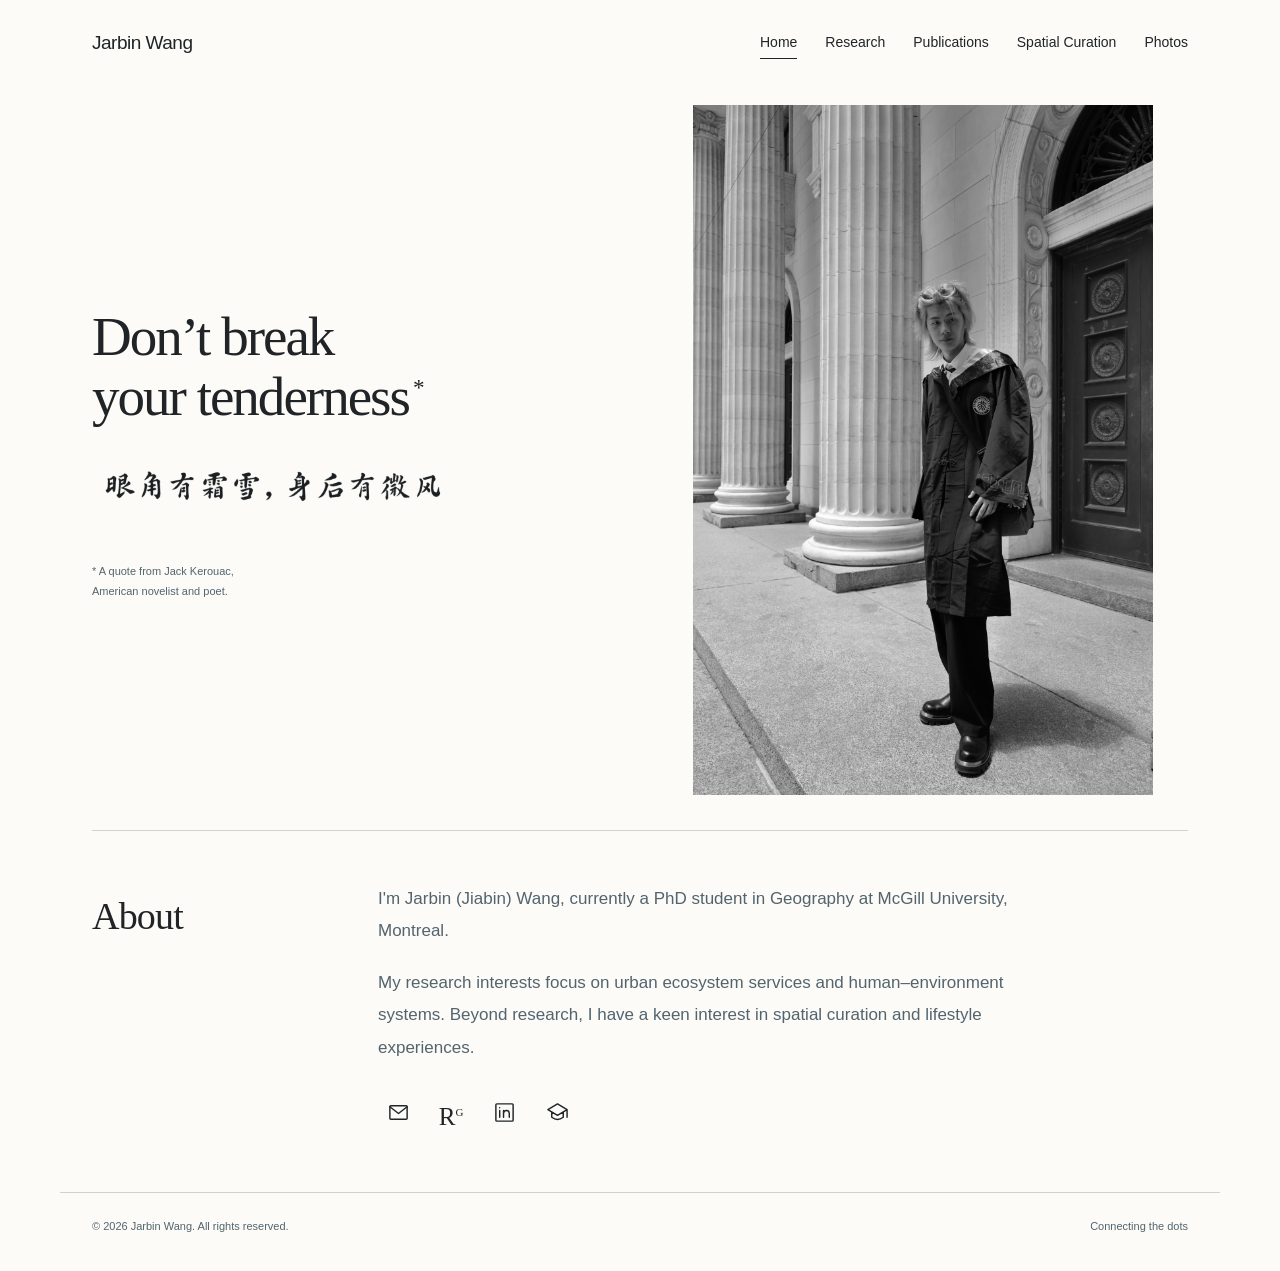
<file: index.html>
<!doctype html>
<html lang="en">
<head>
<meta charset="UTF-8">
<meta name="viewport" content="width=device-width,initial-scale=1">
<title>Home | Jarbin Wang</title>
<link rel="stylesheet" href="style.css?v=nav-larger-20261111">
</head>
<body>
<a class="skip-link" href="#main">Skip to content</a>
<div class="top-bar">
<div class="top-bar-content">
<a class="logo-on-top" href="index.html">Jarbin Wang</a>
<nav class="nav-on-top" aria-label="Main navigation">
<a href="index.html" aria-current="page">Home</a>
<a href="research.html">Research</a>
<a href="publications.html">Publications</a>
<a href="spatial-curation.html">Spatial Curation</a>
<a href="photos.html">Photos</a>
</nav>
</div>
</div>
<main id="main">
<section class="hero-main" aria-label="Introduction">
<div class="hero-main-text">
<h1>Don’t break<br>your tenderness<sup class="quote-star"><a href="#quote-source" aria-label="Quote attribution">*</a></sup></h1>
<p class="hero-main-quote chinese-line calligraphy-line" lang="zh-CN"><img src="images/tenderness-stele-v5.png" alt="眼角有霜雪，身后有微风" width="2160" height="720"></p>
<p class="quote-note" id="quote-source">* A quote from Jack Kerouac,<br>American novelist and poet.</p>
</div>
<figure class="hero-photo">
<img src="images/portrait-architecture.jpg" alt="Black-and-white portrait of Jarbin Wang beside stone columns and an ornate doorway." fetchpriority="high">
</figure>
</section>
<div class="content-below">
<section id="about" class="intro-section">
<div>
<h2>About</h2>
</div>
<div class="about-body">
<p>I'm Jarbin (Jiabin) Wang, currently a PhD student in Geography at McGill University, Montreal.</p>
<p>My research interests focus on urban ecosystem services and human–environment systems. Beyond research, I have a keen interest in spatial curation and lifestyle experiences.</p>
<div class="social-links" aria-label="Find me online">
<a class="social-link" href="mailto:jiabin.wang@mail.mcgill.ca" aria-label="Email Jarbin Wang" title="Email">
<svg viewBox="0 0 24 24" aria-hidden="true">
<rect x="3" y="5" width="18" height="14" rx="1"/>
<path d="m3 6 9 7 9-7"/>
</svg>
</a>
<a class="social-link" href="https://www.researchgate.net/profile/Jiabin-Wang-21?ev=hdr_xprf" aria-label="ResearchGate" title="ResearchGate" target="_blank" rel="noopener noreferrer">
<span class="rg-mark" aria-hidden="true">R<sup>G</sup>
</span>
</a>
<a class="social-link" href="https://www.linkedin.com/in/jiabin-jarbin-wang-227584384/" aria-label="LinkedIn" title="LinkedIn" target="_blank" rel="noopener noreferrer">
<svg viewBox="0 0 24 24" aria-hidden="true">
<rect x="3" y="3" width="18" height="18" rx="1"/>
<path d="M7 10v7m0-10v.1M11 17v-7m0 3c0-4 6-4 6 0v4"/>
</svg>
</a>
<a class="social-link" href="https://scholar.google.com/citations?hl=en&amp;user=0sqEDTcAAAAJ" aria-label="Google Scholar" title="Google Scholar" target="_blank" rel="noopener noreferrer">
<svg viewBox="0 0 24 24" aria-hidden="true">
<path d="m2 9 10-6 10 6-10 6zM6 12v5c4 3 8 3 12 0v-5M22 9v8"/>
</svg>
</a>
</div>
</div>
</section>
</div>
</main>
<footer class="site-footer">
<span>© <span id="year">2026</span> Jarbin Wang. All rights reserved.</span>
<span>Connecting the dots</span>
</footer>
<script>document.querySelector("#year").textContent=new Date().getFullYear();</script>
</body>
</html>
</file>
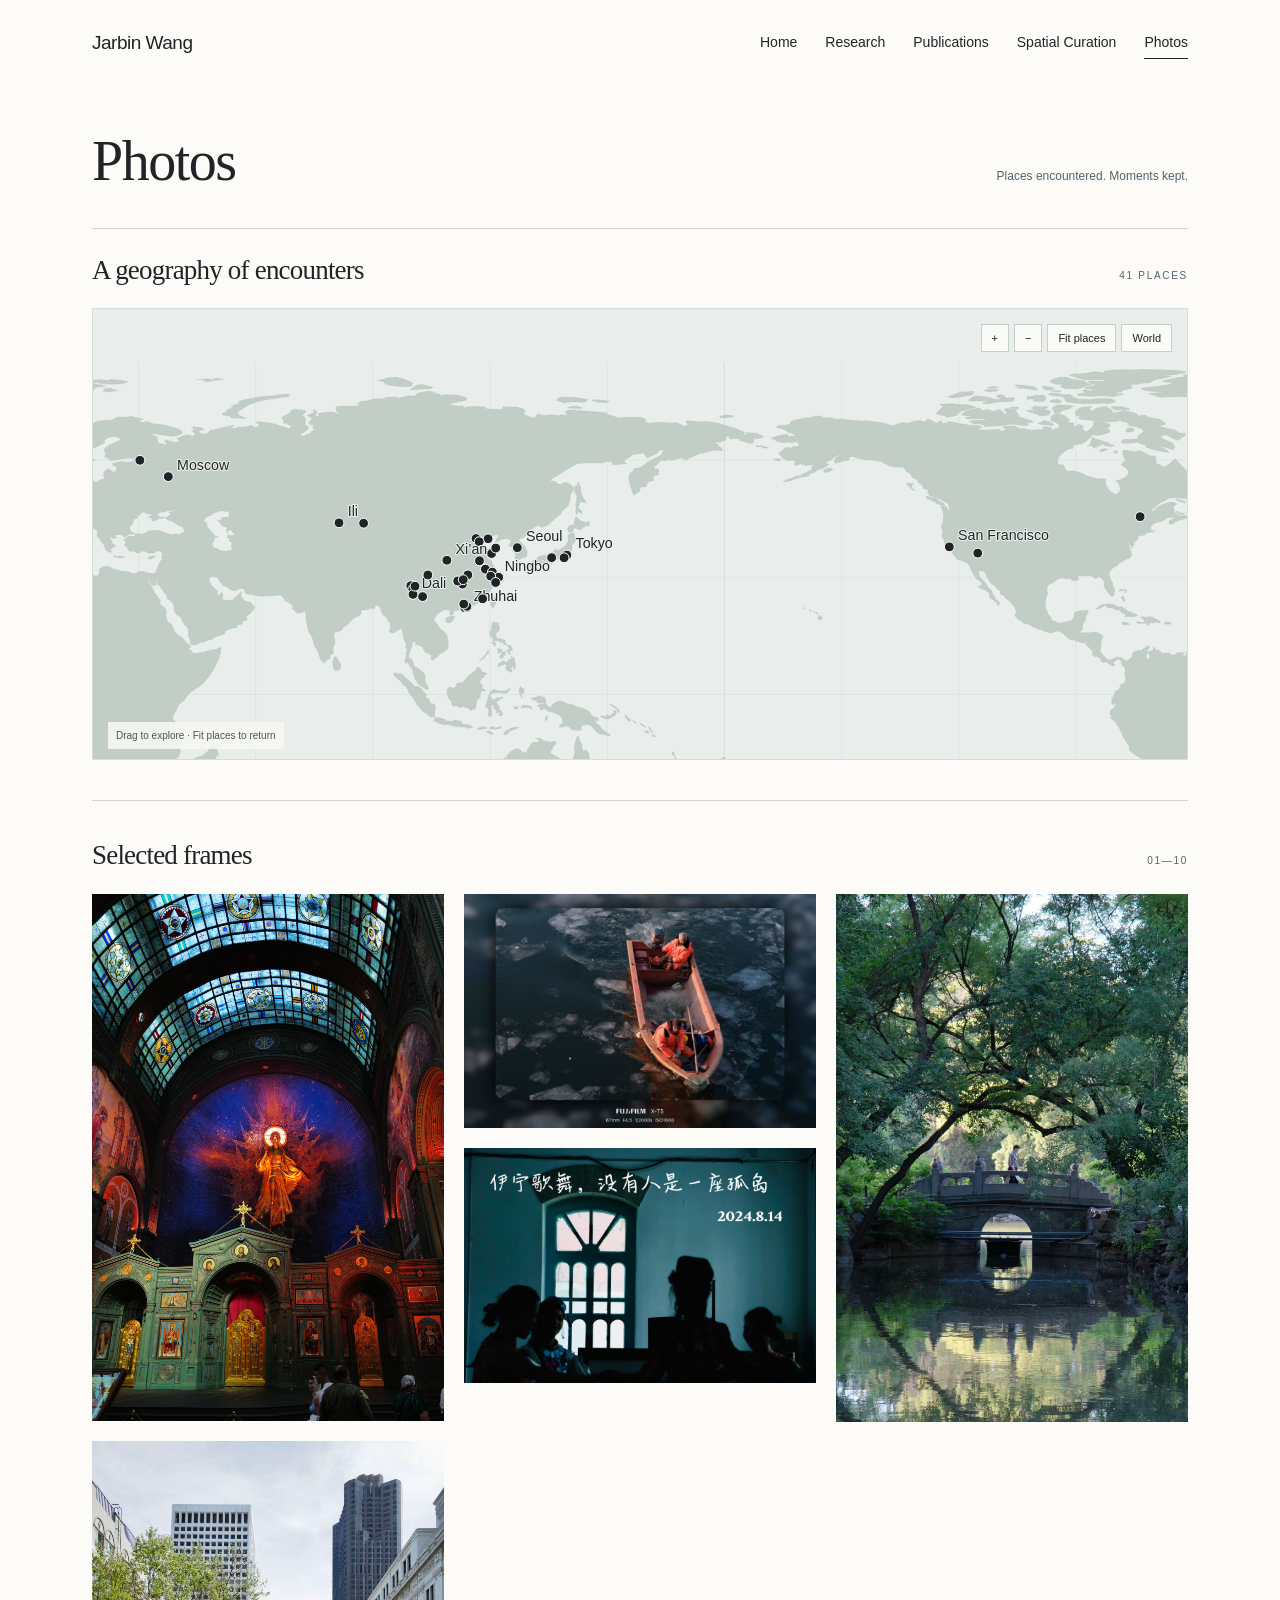
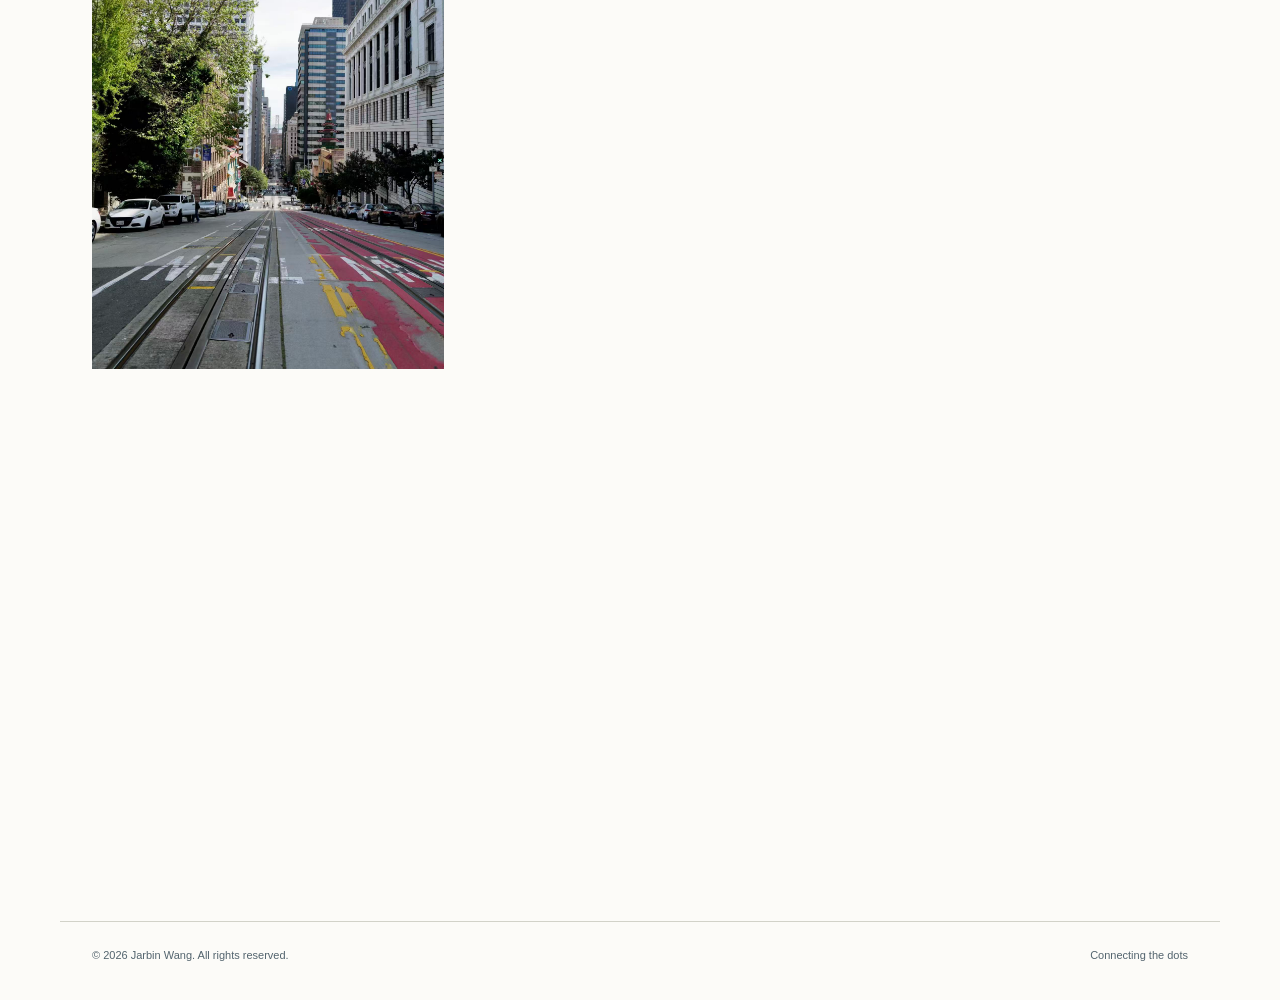
<file: photos.html>
<!doctype html>
<html lang="en">
<head>
<meta charset="UTF-8">
<meta name="viewport" content="width=device-width,initial-scale=1">
<title>Photos | Jarbin Wang</title>
<link rel="stylesheet" href="style.css?v=20261111-black-points">
</head>
<body>
<a class="skip-link" href="#main">Skip to content</a>
<div class="top-bar">
<div class="top-bar-content">
<a class="logo-on-top" href="index.html">Jarbin Wang</a>
<nav class="nav-on-top" aria-label="Main navigation">
<a href="index.html">Home</a>
<a href="research.html">Research</a>
<a href="publications.html">Publications</a>
<a href="spatial-curation.html">Spatial Curation</a>
<a href="photos.html" aria-current="page">Photos</a>
</nav>
</div>
</div>
<main id="main" class="photos-page"><header class="photos-heading"><h1>Photos</h1><p>Places encountered. Moments kept.</p></header>
<section class="travel-section" aria-labelledby="travel-title"><div class="map-heading"><h2 id="travel-title">A geography of encounters</h2><span id="place-count" class="eyebrow">Places</span></div><div class="travel-map" id="travel-map"><svg id="world-map" viewBox="-180 -85 360 170" role="img" aria-label="World coastline map showing visited places"><title>Visited places</title><g id="map-grid" aria-hidden="true"></g><g id="map-land" aria-hidden="true"></g><g id="map-points"></g></svg><div class="map-controls" aria-label="Map controls"><button type="button" id="zoom-in" aria-label="Zoom in">+</button><button type="button" id="zoom-out" aria-label="Zoom out">−</button><button type="button" id="fit-map">Fit places</button><button type="button" id="world-view">World</button></div><p id="map-status" role="status">Loading map…</p></div></section>
<section class="photography-section" aria-labelledby="photography-title"><div class="gallery-heading"><h2 id="photography-title">Selected frames</h2><span class="eyebrow">01—10</span></div><div id="photo-gallery" class="photo-gallery"></div><noscript><p>Enable JavaScript to browse the photography collection.</p></noscript></section>
<dialog id="photo-lightbox" aria-label="Photograph viewer"><button id="close-photo" class="lightbox-close" aria-label="Close photograph">×</button><button id="previous-photo" class="lightbox-prev" aria-label="Previous photograph">←</button><figure><img id="lightbox-image" alt=""><figcaption id="lightbox-caption"></figcaption></figure><button id="next-photo" class="lightbox-next" aria-label="Next photograph">→</button></dialog></main>
<footer class="site-footer">
<span>© <span id="year">2026</span> Jarbin Wang. All rights reserved.</span>
<span>Connecting the dots</span>
</footer>
<script>document.querySelector("#year").textContent=new Date().getFullYear();</script>
<script src="photos.js?v=41-english" defer></script></body>
</html>
</file>
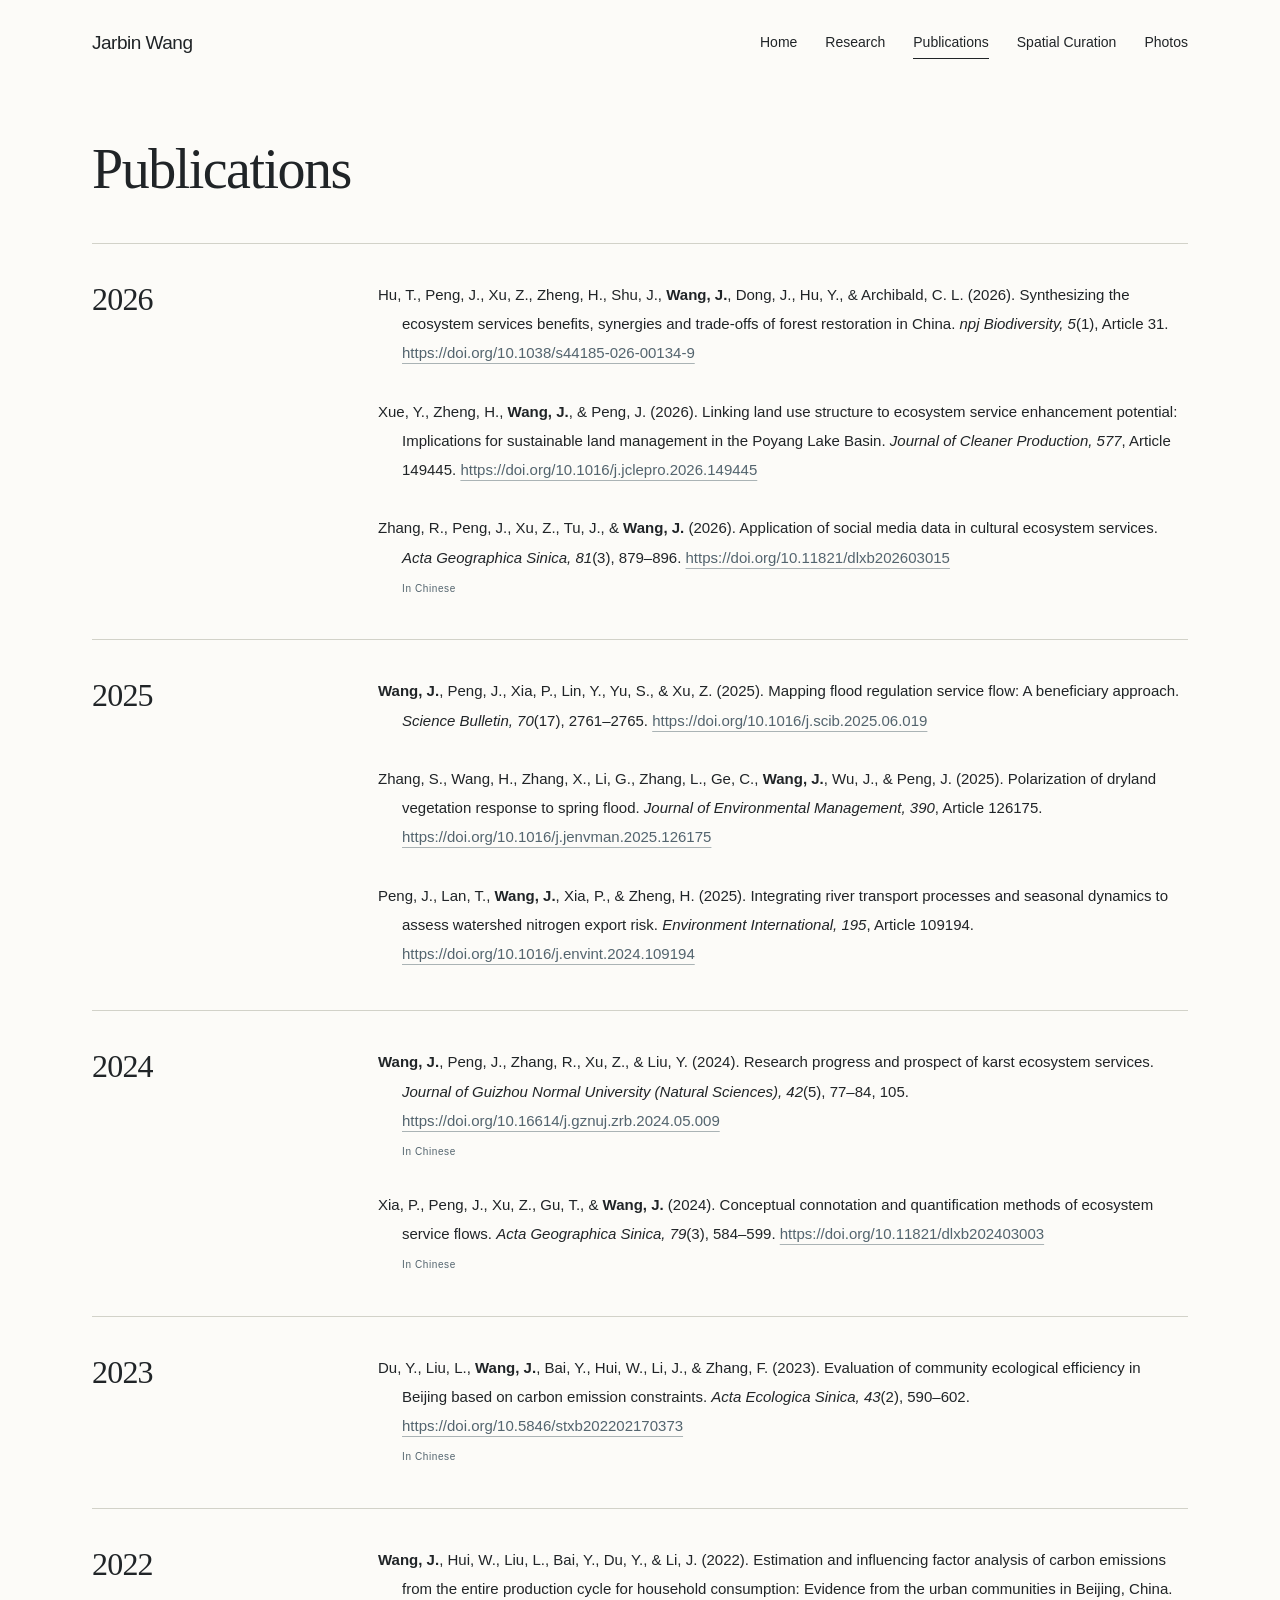
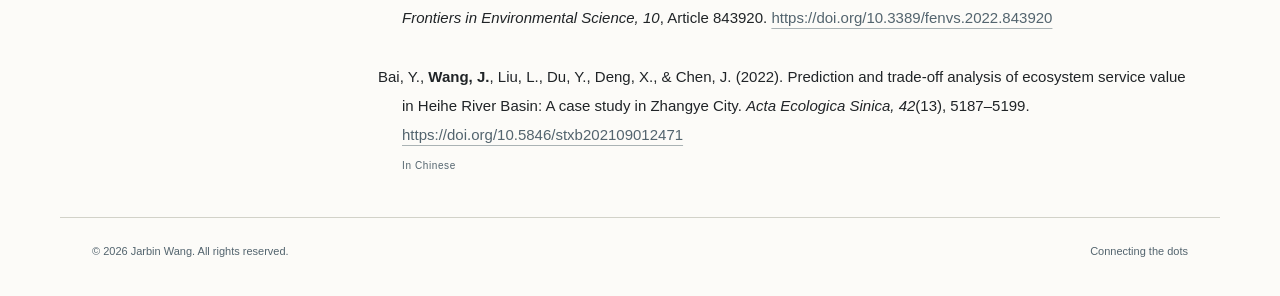
<file: publications.html>
<!doctype html>
<html lang="en">
<head>
<meta charset="UTF-8">
<meta name="viewport" content="width=device-width,initial-scale=1">
<title>Publications | Jarbin Wang</title>
<meta name="description" content="Journal publications by Jarbin (Jiabin) Wang on ecosystem services, environmental systems and sustainability.">
<link rel="stylesheet" href="style.css?v=20261111-publications">
</head>
<body>
<a class="skip-link" href="#main">Skip to content</a>
<div class="top-bar">
<div class="top-bar-content">
<a class="logo-on-top" href="index.html">Jarbin Wang</a>
<nav class="nav-on-top" aria-label="Main navigation">
<a href="index.html">Home</a>
<a href="research.html">Research</a>
<a href="publications.html" aria-current="page">Publications</a>
<a href="spatial-curation.html">Spatial Curation</a>
<a href="photos.html">Photos</a>
</nav>
</div>
</div>
<main id="main" class="publications-page">
<header class="publications-heading">
<h1>Publications</h1>

</header>
<section class="publication-year" aria-labelledby="year-2026">
<h2 id="year-2026">2026</h2>
<ul class="publication-list">
<li class="publication-entry">
<p class="apa-reference">Hu, T., Peng, J., Xu, Z., Zheng, H., Shu, J., <strong>Wang, J.</strong>, Dong, J., Hu, Y., &amp; Archibald, C. L. (2026). Synthesizing the ecosystem services benefits, synergies and trade-offs of forest restoration in China. <em>npj Biodiversity, 5</em>(1), Article 31. <a class="publication-doi" href="https://doi.org/10.1038/s44185-026-00134-9" target="_blank" rel="noopener noreferrer">https://doi.org/10.1038/s44185-026-00134-9</a>
</p>
</li>
<li class="publication-entry">
<p class="apa-reference">Xue, Y., Zheng, H., <strong>Wang, J.</strong>, &amp; Peng, J. (2026). Linking land use structure to ecosystem service enhancement potential: Implications for sustainable land management in the Poyang Lake Basin. <em>Journal of Cleaner Production, 577</em>, Article 149445. <a class="publication-doi" href="https://doi.org/10.1016/j.jclepro.2026.149445" target="_blank" rel="noopener noreferrer">https://doi.org/10.1016/j.jclepro.2026.149445</a>
</p>
</li>
<li class="publication-entry">
<p class="apa-reference">Zhang, R., Peng, J., Xu, Z., Tu, J., &amp; <strong>Wang, J.</strong> (2026). Application of social media data in cultural ecosystem services. <em>Acta Geographica Sinica, 81</em>(3), 879–896. <a class="publication-doi" href="https://doi.org/10.11821/dlxb202603015" target="_blank" rel="noopener noreferrer">https://doi.org/10.11821/dlxb202603015</a>
</p>
<span class="publication-language">In Chinese</span>
</li>
</ul>
</section>
<section class="publication-year" aria-labelledby="year-2025">
<h2 id="year-2025">2025</h2>
<ul class="publication-list">
<li class="publication-entry">
<p class="apa-reference">
<strong>Wang, J.</strong>, Peng, J., Xia, P., Lin, Y., Yu, S., &amp; Xu, Z. (2025). Mapping flood regulation service flow: A beneficiary approach. <em>Science Bulletin, 70</em>(17), 2761–2765. <a class="publication-doi" href="https://doi.org/10.1016/j.scib.2025.06.019" target="_blank" rel="noopener noreferrer">https://doi.org/10.1016/j.scib.2025.06.019</a>
</p>
</li>
<li class="publication-entry">
<p class="apa-reference">Zhang, S., Wang, H., Zhang, X., Li, G., Zhang, L., Ge, C., <strong>Wang, J.</strong>, Wu, J., &amp; Peng, J. (2025). Polarization of dryland vegetation response to spring flood. <em>Journal of Environmental Management, 390</em>, Article 126175. <a class="publication-doi" href="https://doi.org/10.1016/j.jenvman.2025.126175" target="_blank" rel="noopener noreferrer">https://doi.org/10.1016/j.jenvman.2025.126175</a>
</p>
</li>
<li class="publication-entry">
<p class="apa-reference">Peng, J., Lan, T., <strong>Wang, J.</strong>, Xia, P., &amp; Zheng, H. (2025). Integrating river transport processes and seasonal dynamics to assess watershed nitrogen export risk. <em>Environment International, 195</em>, Article 109194. <a class="publication-doi" href="https://doi.org/10.1016/j.envint.2024.109194" target="_blank" rel="noopener noreferrer">https://doi.org/10.1016/j.envint.2024.109194</a>
</p>
</li>
</ul>
</section>
<section class="publication-year" aria-labelledby="year-2024">
<h2 id="year-2024">2024</h2>
<ul class="publication-list">
<li class="publication-entry">
<p class="apa-reference">
<strong>Wang, J.</strong>, Peng, J., Zhang, R., Xu, Z., &amp; Liu, Y. (2024). Research progress and prospect of karst ecosystem services. <em>Journal of Guizhou Normal University (Natural Sciences), 42</em>(5), 77–84, 105. <a class="publication-doi" href="https://doi.org/10.16614/j.gznuj.zrb.2024.05.009" target="_blank" rel="noopener noreferrer">https://doi.org/10.16614/j.gznuj.zrb.2024.05.009</a>
</p>
<span class="publication-language">In Chinese</span>
</li>
<li class="publication-entry">
<p class="apa-reference">Xia, P., Peng, J., Xu, Z., Gu, T., &amp; <strong>Wang, J.</strong> (2024). Conceptual connotation and quantification methods of ecosystem service flows. <em>Acta Geographica Sinica, 79</em>(3), 584–599. <a class="publication-doi" href="https://doi.org/10.11821/dlxb202403003" target="_blank" rel="noopener noreferrer">https://doi.org/10.11821/dlxb202403003</a>
</p>
<span class="publication-language">In Chinese</span>
</li>
</ul>
</section>
<section class="publication-year" aria-labelledby="year-2023">
<h2 id="year-2023">2023</h2>
<ul class="publication-list">
<li class="publication-entry">
<p class="apa-reference">Du, Y., Liu, L., <strong>Wang, J.</strong>, Bai, Y., Hui, W., Li, J., &amp; Zhang, F. (2023). Evaluation of community ecological efficiency in Beijing based on carbon emission constraints. <em>Acta Ecologica Sinica, 43</em>(2), 590–602. <a class="publication-doi" href="https://doi.org/10.5846/stxb202202170373" target="_blank" rel="noopener noreferrer">https://doi.org/10.5846/stxb202202170373</a>
</p>
<span class="publication-language">In Chinese</span>
</li>
</ul>
</section>
<section class="publication-year" aria-labelledby="year-2022">
<h2 id="year-2022">2022</h2>
<ul class="publication-list">
<li class="publication-entry">
<p class="apa-reference">
<strong>Wang, J.</strong>, Hui, W., Liu, L., Bai, Y., Du, Y., &amp; Li, J. (2022). Estimation and influencing factor analysis of carbon emissions from the entire production cycle for household consumption: Evidence from the urban communities in Beijing, China. <em>Frontiers in Environmental Science, 10</em>, Article 843920. <a class="publication-doi" href="https://doi.org/10.3389/fenvs.2022.843920" target="_blank" rel="noopener noreferrer">https://doi.org/10.3389/fenvs.2022.843920</a>
</p>
</li>
<li class="publication-entry">
<p class="apa-reference">Bai, Y., <strong>Wang, J.</strong>, Liu, L., Du, Y., Deng, X., &amp; Chen, J. (2022). Prediction and trade-off analysis of ecosystem service value in Heihe River Basin: A case study in Zhangye City. <em>Acta Ecologica Sinica, 42</em>(13), 5187–5199. <a class="publication-doi" href="https://doi.org/10.5846/stxb202109012471" target="_blank" rel="noopener noreferrer">https://doi.org/10.5846/stxb202109012471</a></p>
<span class="publication-language">In Chinese</span>
</li>
</ul>
</section>
</main>
<footer class="site-footer">
<span>© <span id="year">2026</span> Jarbin Wang. All rights reserved.</span>
<span>Connecting the dots</span>
</footer>
<script>document.querySelector("#year").textContent=new Date().getFullYear();</script>
</body>
</html>
</file>
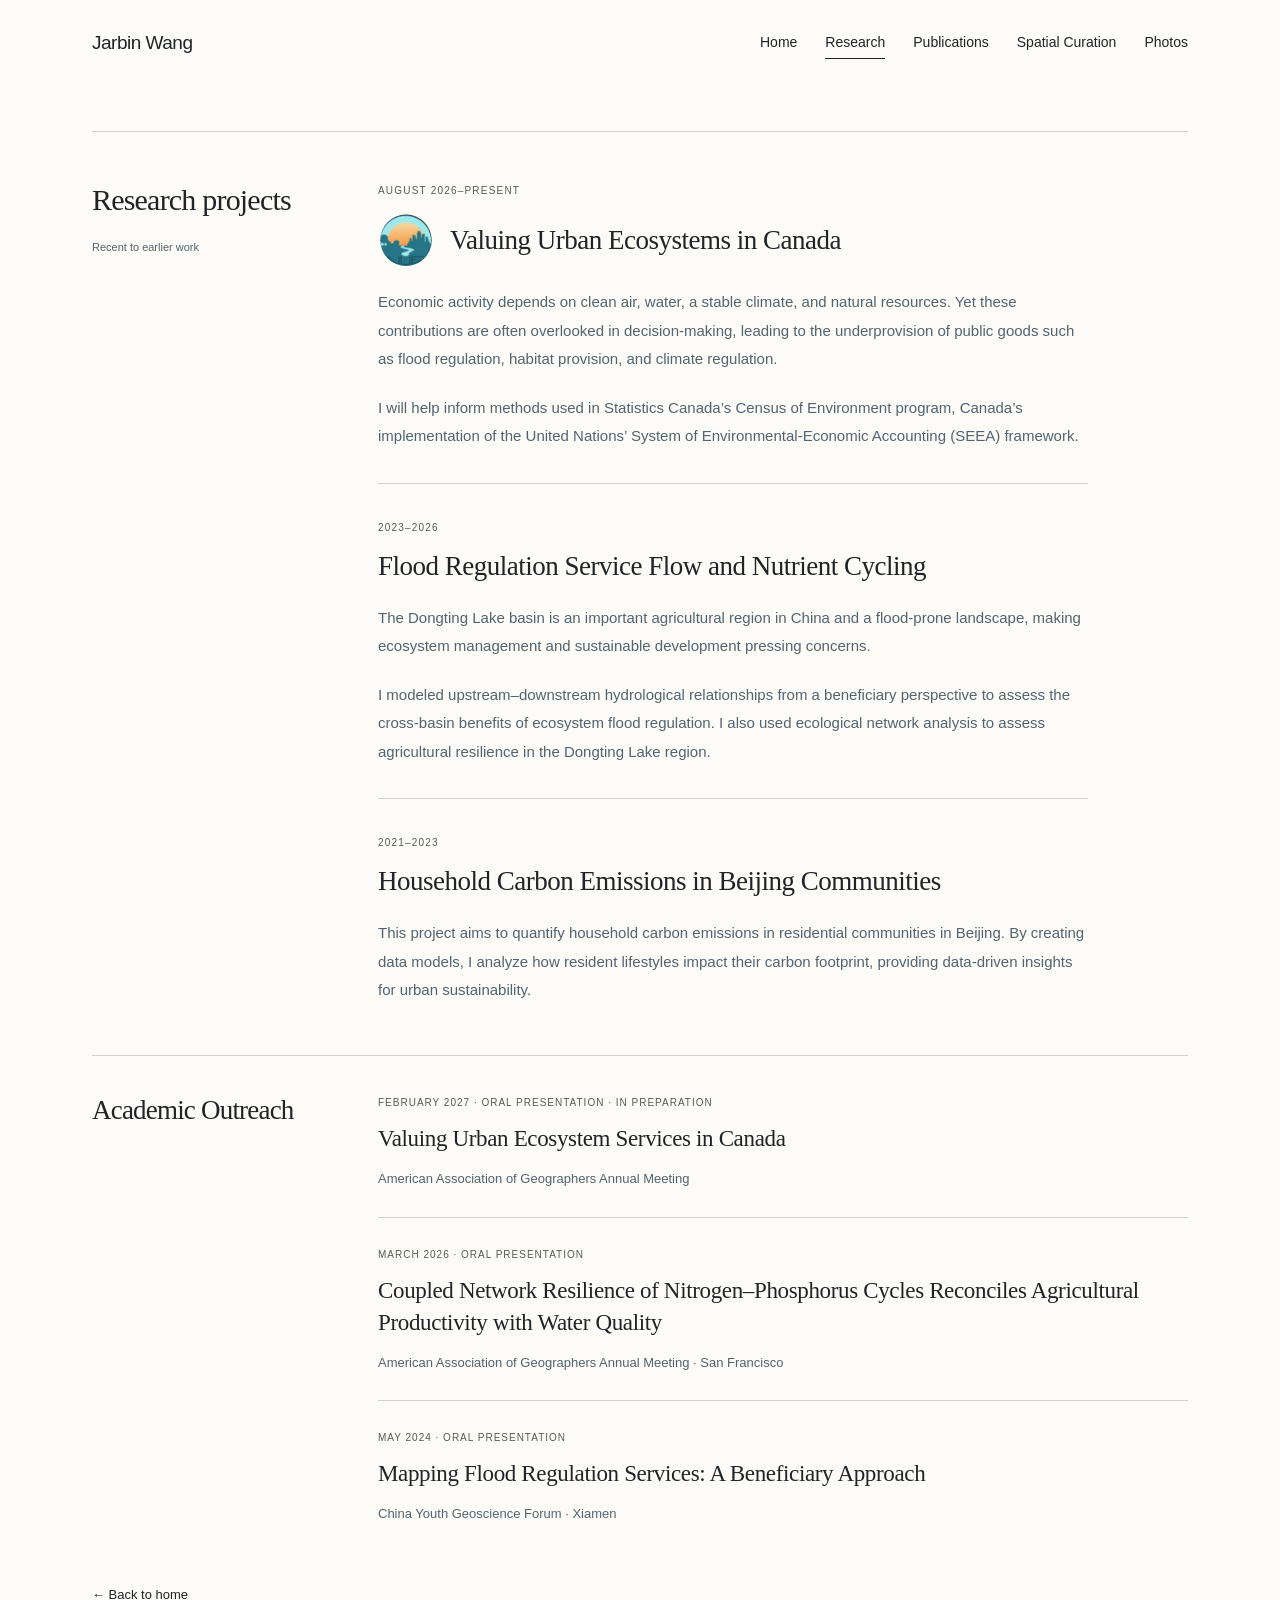
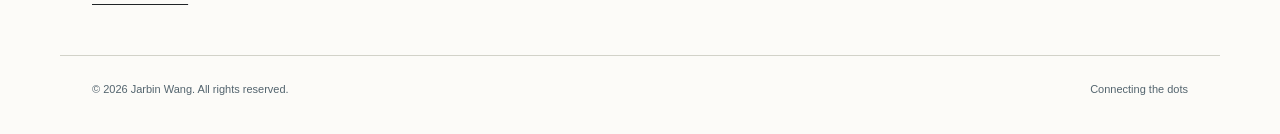
<file: research.html>
<!doctype html>
<html lang="en">
<head>
<meta charset="UTF-8">
<meta name="viewport" content="width=device-width,initial-scale=1">
<title>Research | Jarbin Wang</title>
<meta name="description" content="Ecosystem services and human–environment systems: doctoral, master’s, and undergraduate research by Jarbin Wang.">
<link rel="stylesheet" href="style.css?v=20261111-vue-circle">
</head>
<body>
<a class="skip-link" href="#main">Skip to content</a>
<div class="top-bar"><div class="top-bar-content"><a class="logo-on-top" href="index.html">Jarbin Wang</a><nav class="nav-on-top" aria-label="Main navigation"><a href="index.html">Home</a><a href="research.html" aria-current="page">Research</a><a href="publications.html">Publications</a><a href="spatial-curation.html">Spatial Curation</a><a href="photos.html">Photos</a></nav></div></div>
<main id="main" class="research-page research-refined">
<section class="research-projects editorial-section" aria-labelledby="projects-title">
<div class="section-label">
<h2 id="projects-title">Research projects</h2>
<p class="research-order">Recent to earlier work</p>
</div>
<div class="section-body research-project-list">
<article class="research-item">
<p class="eyebrow">August 2026–present</p>
<div class="project-title-with-logo"><img class="project-logo" src="images/vue-logo.png" alt="VUE program logo" width="56" height="56"><h3>Valuing Urban Ecosystems in Canada</h3></div>
<p>Economic activity depends on clean air, water, a stable climate, and natural resources. Yet these contributions are often overlooked in decision-making, leading to the underprovision of public goods such as flood regulation, habitat provision, and climate regulation.</p>
<p>I will help inform methods used in Statistics Canada’s Census of Environment program, Canada’s implementation of the United Nations’ System of Environmental-Economic Accounting (SEEA) framework.</p>
</article>
<article class="research-item">
<p class="eyebrow">2023–2026</p>
<h3>Flood Regulation Service Flow and Nutrient Cycling</h3>
<p>The Dongting Lake basin is an important agricultural region in China and a flood-prone landscape, making ecosystem management and sustainable development pressing concerns.</p>
<p>I modeled upstream–downstream hydrological relationships from a beneficiary perspective to assess the cross-basin benefits of ecosystem flood regulation. I also used ecological network analysis to assess agricultural resilience in the Dongting Lake region.</p>
</article>
<article class="research-item">
<p class="eyebrow">2021–2023</p>
<h3>Household Carbon Emissions in Beijing Communities</h3>
<p>This project aims to quantify household carbon emissions in residential communities in Beijing. By creating data models, I analyze how resident lifestyles impact their carbon footprint, providing data-driven insights for urban sustainability.</p>
</article>
</div>
</section>
<section class="outreach editorial-section" aria-labelledby="outreach-title">
<div class="section-label"><h2 id="outreach-title">Academic Outreach</h2></div>
<div class="section-body outreach-list">
<article class="outreach-item">
<p class="eyebrow">February 2027 · Oral presentation · In preparation</p>
<h3>Valuing Urban Ecosystem Services in Canada</h3>
<p class="outreach-venue">American Association of Geographers Annual Meeting</p>
</article>
<article class="outreach-item">
<p class="eyebrow">March 2026 · Oral presentation</p>
<h3>Coupled Network Resilience of Nitrogen–Phosphorus Cycles Reconciles Agricultural Productivity with Water Quality</h3>
<p class="outreach-venue">American Association of Geographers Annual Meeting · San Francisco</p>
</article>
<article class="outreach-item">
<p class="eyebrow">May 2024 · Oral presentation</p>
<h3>Mapping Flood Regulation Services: A Beneficiary Approach</h3>
<p class="outreach-venue">China Youth Geoscience Forum · Xiamen</p>
</article>
</div>
</section>
<a href="index.html" class="text-link back-link">← Back to home</a>
</main>
<footer class="site-footer"><span>© <span id="year">2026</span> Jarbin Wang. All rights reserved.</span><span>Connecting the dots</span></footer><script>document.querySelector("#year").textContent=new Date().getFullYear();</script>
</body>
</html>
</file>
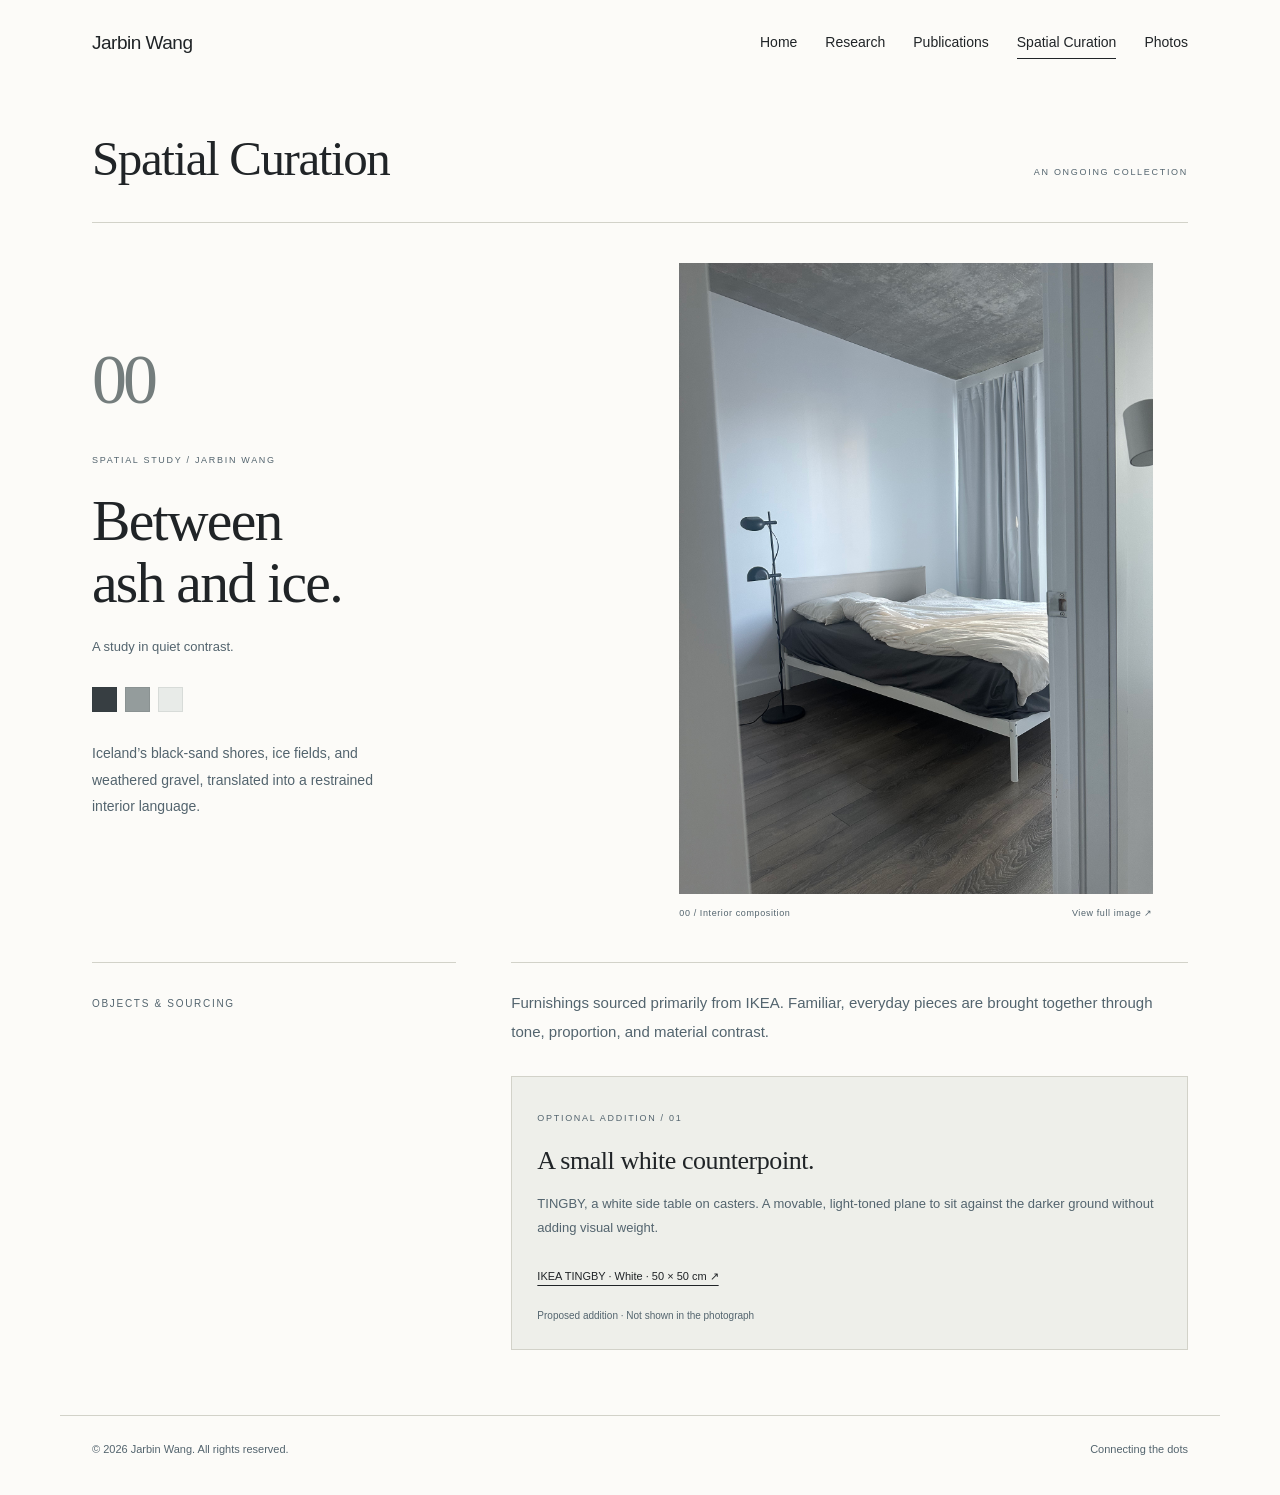
<file: spatial-curation.html>
<!doctype html>
<html lang="en">
<head>
<meta charset="UTF-8">
<meta name="viewport" content="width=device-width,initial-scale=1">
<title>Spatial Curation | Jarbin Wang</title>
<link rel="stylesheet" href="style.css?v=nav-larger-20261111">
</head>
<body>
<a class="skip-link" href="#main">Skip to content</a>
<div class="top-bar">
<div class="top-bar-content">
<a class="logo-on-top" href="index.html">Jarbin Wang</a>
<nav class="nav-on-top" aria-label="Main navigation">
<a href="index.html">Home</a>
<a href="research.html">Research</a>
<a href="publications.html">Publications</a>
<a href="spatial-curation.html" aria-current="page">Spatial Curation</a>
<a href="photos.html">Photos</a>
</nav>
</div>
</div>
<main id="main" class="curation-page">
<header class="curation-heading"><h1>Spatial Curation</h1><span class="eyebrow">An ongoing collection</span></header>
<article class="curation-work" aria-labelledby="work-00-title">
<div class="work-intro"><span class="work-number">00</span><p class="eyebrow">Spatial study / Jarbin Wang</p><h2 id="work-00-title">Between<br>ash and ice.</h2><p class="work-subtitle">A study in quiet contrast.</p><div class="work-palette" aria-label="Palette: basalt, stone, ice"><span class="basalt" title="Basalt"></span><span class="stone" title="Stone"></span><span class="ice" title="Ice"></span></div><p class="work-summary">Iceland’s black-sand shores, ice fields, and weathered gravel, translated into a restrained interior language.</p></div>
<figure class="work-image"><a href="images/work-00.jpg" target="_blank" rel="noopener" aria-label="View Work 00 photograph in full"><img src="images/work-00.jpg" alt="Work 00: a cool-toned interior with raw concrete, white textiles, charcoal surfaces and a black floor lamp." fetchpriority="high"></a><figcaption><span>00 / Interior composition</span><span>View full image ↗</span></figcaption></figure>

<div class="work-label"><span class="eyebrow">Objects & sourcing</span></div>
<div class="work-objects"><p>Furnishings sourced primarily from IKEA. Familiar, everyday pieces are brought together through tone, proportion, and material contrast.</p><aside class="work-option"><span class="eyebrow">Optional addition / 01</span><h3>A small white counterpoint.</h3><p>TINGBY, a white side table on casters. A movable, light-toned plane to sit against the darker ground without adding visual weight.</p><a class="text-link" href="https://www.ikea.com/ca/en/p/tingby-side-table-on-casters-white-20295930/" target="_blank" rel="noopener noreferrer">IKEA TINGBY · White · 50 × 50 cm ↗</a><span class="option-note">Proposed addition · Not shown in the photograph</span></aside></div>
</article></main>
<footer class="site-footer">
<span>© <span id="year">2026</span> Jarbin Wang. All rights reserved.</span>
<span>Connecting the dots</span>
</footer>
<script>document.querySelector("#year").textContent=new Date().getFullYear();</script>
</body>
</html>
</file>
<file: style.css>
/* Jarbin Wang — shared editorial system. No external dependencies. */
:root{--paper:#f3f0e9;--ink:#202427;--blue:#53646e;--moss:#535e4e;--earth:#855b3c;--line:#d2d2c9;--measure:1160px;--sans:Arial,Helvetica,sans-serif;--serif:Georgia,'Times New Roman',serif}
*{box-sizing:border-box}html{scroll-behavior:smooth;scroll-padding-top:100px}body{margin:0;background:var(--paper);color:var(--ink);font:16px/1.75 var(--sans);-webkit-font-smoothing:antialiased}a{color:inherit;text-decoration-thickness:1px;text-underline-offset:5px}a:hover{color:var(--moss)}a:focus-visible{outline:2px solid var(--blue);outline-offset:5px}.skip-link{position:fixed;top:10px;left:12px;transform:translateY(-160%);z-index:100;background:var(--paper);padding:8px 16px}.skip-link:focus{transform:none}h1,h2,h3,p{margin-top:0}h2{font-size:29px;line-height:1.25;font-weight:400;letter-spacing:-.8px;margin-bottom:22px}h3{font-size:23px;font-weight:400;letter-spacing:-.45px;line-height:1.4;margin-bottom:20px}p{margin-bottom:20px}.eyebrow,.section-index{font-size:10px;font-weight:400;line-height:1.7;letter-spacing:1.7px;text-transform:uppercase;color:var(--blue)}.top-bar{background:var(--ink);color:var(--paper)}.top-bar-content,.main-header-content{max-width:var(--measure);margin:auto;display:flex;align-items:center;justify-content:space-between;gap:25px;padding:24px 32px}.logo-on-top,.logo-on-scroll{font-size:19px;letter-spacing:-.5px;text-decoration:none;white-space:nowrap}.nav-on-top,.main-nav{display:flex;gap:28px;flex-wrap:wrap}.nav-on-top a,.main-nav a{font-size:12px;text-decoration:none;position:relative;padding:4px 0}.nav-on-top a:hover{color:#d2d8ce}.nav-on-top a::after,.main-nav a::after{content:'';height:1px;background:currentColor;position:absolute;left:0;right:0;bottom:0;transform:scaleX(0);transform-origin:left;transition:transform .18s}.nav-on-top a:hover::after,.main-nav a:hover::after,a[aria-current]::after{transform:scaleX(1)}.main-header{position:fixed;top:0;left:0;width:100%;z-index:20;background:var(--paper);border-bottom:1px solid var(--line);transform:translateY(-110%);transition:transform .22s}.main-header.visible{transform:translateY(0)}.main-header-content{padding-top:15px;padding-bottom:15px}
/* Preserve the original photograph, with a dedicated reading area. */
.hero-main{max-width:var(--measure);margin:auto;position:relative;display:grid;grid-template-columns:1fr 1fr;min-height:590px;padding:0 32px}.hero-photo{position:relative;grid-column:2;grid-row:1;margin:26px 0 40px;min-height:0;align-self:center;background:transparent}.hero-photo img{display:block;width:100%;height:auto;position:static;object-fit:contain}.hero-photo::after{display:none}.hero-photo figcaption{position:absolute;left:18px;bottom:16px;color:#fff;background:#202427b8;padding:5px 9px;font-size:9px;letter-spacing:1.6px;text-transform:uppercase}.hero-main-text{grid-column:1;grid-row:1;align-self:center;padding:60px 48px 60px 0}.hero-main .eyebrow{max-width:320px;margin-bottom:35px}.hero-main-text h1{font:400 clamp(38px,4.1vw,55px)/1.12 var(--serif);letter-spacing:-1.7px;margin-bottom:30px}.hero-main-quote{font-size:14px;line-height:1.95;color:var(--blue);max-width:380px;font-style:normal}.hero-tail{display:block;border-top:1px solid var(--line);margin-top:30px;padding-top:14px;font-size:10px;color:var(--moss);letter-spacing:.6px}
/* A shared left-hand index aligns all existing sections. */
.content-below,.research-page{max-width:var(--measure);margin:auto;padding:0 32px}.intro-section,.editorial-section{display:grid;grid-template-columns:240px minmax(0,1fr);gap:46px;padding:50px 0;border-top:1px solid var(--line)}.intro-section h2{font-size:23px;margin:10px 0}.intro-section>p{max-width:690px;color:var(--blue);margin:0;font-size:17px;line-height:1.9}.section-label h2{margin:12px 0 20px}.section-label .text-link{font-size:11px}.section-body{min-width:0}.research-item{padding:0;max-width:710px}.research-item>.eyebrow{color:var(--moss);margin-bottom:15px}.research-item>p:not(.eyebrow){font-size:15px;line-height:1.9}.research-item .placeholder,.placeholder{color:var(--blue);font-size:13px}.placeholder{margin-bottom:12px}.text-link{font-size:13px;text-decoration:underline}.contact-email{font-size:clamp(16px,2.3vw,27px);letter-spacing:-.7px;overflow-wrap:anywhere}.section-body>p:not(.placeholder){color:var(--blue)}.personal-interests{font-size:13px;line-height:1.9;color:var(--moss);margin-top:20px;padding-top:16px;border-top:1px solid var(--line)}.site-footer{max-width:var(--measure);margin:auto;padding:24px 32px 35px;display:flex;justify-content:space-between;gap:20px;border-top:1px solid var(--line);font-size:11px;color:var(--blue)}.research-intro{padding:76px 0 60px;display:grid;grid-template-columns:240px minmax(0,1fr);gap:0 46px}.research-intro>.eyebrow{grid-column:1;grid-row:1/3;padding-top:9px}.research-intro h1{grid-column:2;font:400 clamp(44px,5vw,64px)/1.1 var(--serif);letter-spacing:-2px;margin-bottom:25px}.research-intro>p{grid-column:2;max-width:690px;font-size:18px;line-height:1.9;color:var(--blue);margin-bottom:0}.back-link{display:inline-block;margin:20px 0 48px}.section-index{display:block;color:var(--earth)}
@media(min-width:1400px){.hero-main{min-height:650px}.hero-photo{min-height:0}}
@media(max-width:900px){.nav-on-top,.main-nav{gap:18px}.hero-main-text{padding-right:30px}.hero-main-text h1{font-size:43px}.intro-section,.editorial-section,.research-intro{grid-template-columns:180px minmax(0,1fr);gap:30px}.hero-photo{min-height:0}.hero-main{min-height:550px}}
@media(max-width:650px){html{scroll-padding-top:115px}.top-bar-content,.main-header-content{align-items:flex-start;flex-direction:column;gap:13px;padding:18px 22px}.nav-on-top,.main-nav{gap:19px}.nav-on-top a,.main-nav a{font-size:11px}.logo-on-top,.logo-on-scroll{font-size:18px}.hero-main{display:flex;flex-direction:column;padding:0 22px;min-height:0}.hero-photo{margin:0 0 30px;min-height:0;height:auto;flex:none;width:100%}.hero-photo img{height:auto}.hero-main-text{padding:30px 0 37px;width:100%}.hero-main .eyebrow{margin-bottom:20px;max-width:none;font-size:9px}.hero-main-text h1{font-size:clamp(36px,8vw,49px);letter-spacing:-1.2px}.hero-main-quote{max-width:none;line-height:1.85}.hero-tail{margin-top:22px}.content-below,.research-page{padding:0 22px}.intro-section,.editorial-section{grid-template-columns:1fr;gap:22px;padding:32px 0}.intro-section>p{font-size:16px}.section-label h2{margin:8px 0 12px;font-size:26px}.section-index{font-size:9px}.research-item h3{font-size:21px}.research-intro{display:block;padding:45px 0 35px}.research-intro>.eyebrow{margin-bottom:20px}.research-intro h1{font-size:47px}.research-intro>p{font-size:16px}.site-footer{padding:22px;flex-direction:column;gap:8px}.contact-email{letter-spacing:-.4px;font-size:clamp(15px,4.6vw,23px)}}
@media(max-width:360px){.nav-on-top,.main-nav{gap:13px}.hero-photo{height:auto}}
@media(prefers-reduced-motion:reduce){html{scroll-behavior:auto}*,*::before,*::after{transition:none!important}}

/* Personal homepage: full original photograph and a quieter introduction. */
:root{--paper:#fcfbf8}.top-bar{background:var(--paper);color:var(--ink)}.top-bar-content{padding-top:26px;padding-bottom:20px}.nav-on-top a:hover{color:var(--moss)}.hero-main{grid-template-columns:.88fr 1.12fr;min-height:0;gap:30px}.hero-main-text h1{font-size:clamp(42px,4.6vw,63px);line-height:1.08;letter-spacing:-2px}.hero-main .eyebrow{color:var(--earth);font-size:10px;margin-bottom:24px}.quote-credit{font-size:12px;color:var(--blue);margin:0 0 32px}.hero-main-quote{font-size:15px;max-width:300px}.about-link{display:inline-flex;gap:35px;align-items:center;margin-top:15px;padding:9px 0;border-bottom:1px solid var(--line);font-size:12px;text-decoration:none}.intro-section{padding-top:52px;padding-bottom:60px}.intro-section h2{font-family:var(--serif);font-size:38px;font-weight:400}.about-body{max-width:680px}.about-body>p{font-size:17px;color:var(--blue);line-height:1.9}.social-links{display:flex;flex-wrap:wrap;gap:25px;margin-top:28px}.social-link{display:inline-flex;flex-direction:column;align-items:center;gap:7px;color:var(--ink);background:none;border:0;padding:5px 0;text-decoration:none;font-family:var(--sans);font-size:10px;line-height:1.3}.social-link svg{width:23px;height:23px;fill:none;stroke:currentColor;stroke-width:1.5;stroke-linecap:round;stroke-linejoin:round}.social-link:hover{color:var(--earth)}.rg-mark{height:23px;font-family:Georgia,serif;font-size:25px;line-height:23px}.rg-mark sup{font-size:11px;vertical-align:super}.pending-profile{cursor:default;color:var(--blue)}.collection-page{max-width:var(--measure);margin:auto;padding:75px 32px 100px;min-height:65vh}.collection-page h1{font:400 clamp(42px,5vw,64px)/1.15 var(--serif);letter-spacing:-1.5px;margin:25px 0}.collection-page>p{max-width:650px;color:var(--blue)}.photo-archive{margin:40px 0 0;max-width:600px}.photo-archive img{display:block;width:100%;height:auto}
@media(max-width:900px){.hero-main{gap:15px}.hero-main-text h1{font-size:44px}.hero-main-text{padding-right:15px}.nav-on-top{gap:17px}}
@media(max-width:650px){.hero-main{gap:0}.hero-main-text{order:0;padding:35px 0}.hero-photo{order:1}.hero-main-text h1{font-size:clamp(42px,10vw,58px)}.hero-main-quote{max-width:none}.quote-credit{margin-bottom:24px}.nav-on-top{gap:15px}.nav-on-top a{font-size:10px}.social-links{gap:22px}.collection-page{padding:42px 22px 70px}}

/* Quote annotation and icon-only contact links. */
.quote-star{font-family:var(--serif);font-size:.42em;vertical-align:super;line-height:0;margin-left:4px;letter-spacing:0}.quote-star a{text-decoration:none}.hero-main .chinese-line{font-family:"鲁迅手写体","鲁迅体","LuXun","STKaiti","KaiTi",serif;font-size:22px;font-weight:400;letter-spacing:1.4px;line-height:1.85;max-width:none;margin-top:32px;margin-bottom:0;color:var(--ink)}.quote-note{font:11px/1.8 var(--sans);color:var(--blue);margin:42px 0 0;max-width:320px}.social-link{width:40px;height:40px;justify-content:center;padding:8px;border-radius:50%;transition:color .18s,background .18s}.social-link:hover{background:#eae8e1}.social-links{gap:13px}.rg-mark{display:block}.quote-note:target{color:var(--ink)}
@media(max-width:650px){.hero-main .chinese-line{font-size:20px;letter-spacing:1px}.quote-note{margin-top:30px}}

/* Generated handwritten lettering; transparent original asset retained intact. */
.hero-main .calligraphy-line{position:relative;width:100%;max-width:360px;height:64px;overflow:hidden;margin-top:26px}.calligraphy-line img{display:block;position:absolute;width:100%;height:auto;top:50%;left:0;transform:translateY(-50%)}

/* Research shares the homepage typography, paper and alignment. */
.research-refined .research-intro{padding-top:72px;padding-bottom:60px}.research-refined .section-label h2{font-family:var(--serif);font-size:30px;line-height:1.2;margin-top:0}.research-order{font-size:11px;color:var(--blue);margin:18px 0 0}.research-project-list{display:grid;gap:35px}.research-project-list .research-item{padding-bottom:32px;border-bottom:1px solid var(--line)}.research-project-list .research-item:last-child{padding-bottom:0;border-bottom:0}.research-refined .research-item h3{font:400 27px/1.3 var(--serif);letter-spacing:-.5px;margin-bottom:20px}.research-refined .research-item p:not(.eyebrow){color:var(--blue);font-size:15px;line-height:1.9}.research-refined .research-item p:last-child{margin-bottom:0}.research-refined .research-item .eyebrow{font-size:10px;letter-spacing:1.2px;margin-bottom:13px}.research-refined .outreach{padding-top:38px;padding-bottom:38px}.research-refined .outreach h2{font-size:27px}.research-refined .outreach .placeholder{padding-top:3px;margin-bottom:0}
@media(max-width:650px){.research-refined .research-intro{padding:44px 0 36px}.research-refined .research-item h3{font-size:25px}.research-refined .section-label h2{font-size:28px}.research-order{margin-top:8px}.research-project-list{gap:28px}.research-project-list .research-item{padding-bottom:26px}}

/* Direct project opening and reverse-chronological academic outreach. */
.research-refined>.research-projects{margin-top:52px}.outreach-list{display:grid;gap:28px}.outreach-item{padding-bottom:26px;border-bottom:1px solid var(--line)}.outreach-item:last-child{border:0;padding-bottom:0}.outreach-item>.eyebrow{margin-bottom:12px;color:var(--moss);letter-spacing:1px}.outreach-item h3{font:400 23px/1.4 var(--serif);letter-spacing:-.35px;margin-bottom:12px}.outreach-venue{font-size:13px;line-height:1.8;color:var(--blue);margin-bottom:0}@media(max-width:650px){.research-refined>.research-projects{margin-top:25px}.outreach-item h3{font-size:22px}}

.project-title-with-logo{display:flex;align-items:center;gap:16px;margin-bottom:20px}.project-title-with-logo .project-logo{width:56px;height:56px;object-fit:contain;flex:none}.research-refined .project-title-with-logo h3{margin:0}@media(max-width:650px){.project-title-with-logo{gap:12px}.project-title-with-logo .project-logo{width:44px;height:44px}}

/* Remove only the square surround while keeping the original logo pixels. */
.project-title-with-logo .project-logo{clip-path:circle(46% at 50% 50%)}

/* APA-style citations in the site's shared editorial grid. */
.publications-page{max-width:var(--measure);padding:0 32px;margin:auto}.publications-heading{padding:60px 0 42px;display:grid;grid-template-columns:240px minmax(0,1fr);gap:46px;align-items:baseline}.publications-heading h1{font:400 clamp(40px,4.5vw,56px)/1.1 var(--serif);letter-spacing:-1.5px;margin:0}.publications-heading>p{margin:0;color:var(--blue);font-size:13px}.publication-year{display:grid;grid-template-columns:240px minmax(0,1fr);gap:46px;padding:36px 0 42px;border-top:1px solid var(--line)}.publication-year>h2{font:400 32px/1.2 var(--serif);margin:0}.publication-list{list-style:none;padding:0;margin:0;min-width:0}.publication-entry{margin:0 0 29px}.publication-entry:last-child{margin-bottom:0}.apa-reference{font-size:15px;line-height:1.95;margin:0;padding-left:24px;text-indent:-24px;color:var(--ink)}.apa-reference strong{font-weight:700}.publication-doi{color:var(--blue);overflow-wrap:anywhere;text-decoration-color:#aab3b5}.publication-language{display:block;font-size:10px;letter-spacing:.6px;color:var(--blue);margin:8px 0 0 24px}.apa-reference em{font-style:italic}
@media(max-width:900px){.publications-heading,.publication-year{grid-template-columns:180px minmax(0,1fr);gap:30px}}
@media(max-width:650px){.publications-page{padding:0 22px}.publications-heading{display:block;padding:40px 0 30px}.publications-heading>p{margin-top:20px}.publication-year{grid-template-columns:1fr;gap:22px;padding:28px 0 32px}.publication-year>h2{font-size:29px}.apa-reference{font-size:14px;line-height:1.9;padding-left:18px;text-indent:-18px}.publication-language{margin-left:18px}.publication-entry{margin-bottom:26px}}

/* Work 00: a photographic portfolio entry, not a product catalogue. */
.curation-page{max-width:var(--measure);padding:0 32px;margin:auto}.curation-heading{display:flex;justify-content:space-between;align-items:baseline;gap:24px;padding:52px 0 34px;border-bottom:1px solid var(--line)}.curation-heading h1{font:400 clamp(34px,4vw,49px)/1.15 var(--serif);letter-spacing:-1.4px;margin:0}.curation-heading .eyebrow{font-size:9px}.curation-work{display:grid;grid-template-columns:.7fr 1.3fr;gap:40px 55px;padding:40px 0 65px}.work-intro{align-self:center}.work-number{display:block;font:400 70px/1 var(--serif);letter-spacing:-4px;color:#747d7d;margin-bottom:38px}.work-intro>.eyebrow{font-size:9px}.work-intro h2{font:400 clamp(37px,4.5vw,58px)/1.08 var(--serif);letter-spacing:-1.7px;margin:22px 0}.work-subtitle{font-size:13px;color:var(--blue)}.work-palette{display:flex;gap:8px;margin:28px 0}.work-palette span{width:25px;height:25px;display:block;border:1px solid #20242715}.basalt{background:#373e42}.stone{background:#949c9c}.ice{background:#e8ebe8}.work-summary{font-size:14px;line-height:1.9;color:var(--blue);max-width:300px}.work-image{margin:0;min-width:0}.work-image img{display:block;width:100%;height:auto}.work-image>a{display:block}.work-image figcaption{display:flex;justify-content:space-between;gap:15px;font-size:9px;color:var(--blue);margin-top:12px;letter-spacing:.6px}.work-label{border-top:1px solid var(--line);padding-top:25px}.work-statement,.work-objects{border-top:1px solid var(--line);padding-top:25px;min-width:0}.work-statement p,.work-objects>p{font-size:15px;color:var(--blue);line-height:1.95}.work-statement p:last-child{margin-bottom:0}.work-option{margin-top:30px;padding:25px;border:1px solid var(--line);background:#eeefea}.work-option>.eyebrow{font-size:9px}.work-option h3{font:400 26px/1.2 var(--serif);margin:15px 0}.work-option p{font-size:13px;color:var(--blue);line-height:1.9}.work-option .text-link{font-size:11px}.option-note{display:block;font-size:10px;color:var(--blue);margin-top:18px}
@media(max-width:900px){.curation-work{gap:30px}.work-number{font-size:58px;margin-bottom:28px}.work-intro h2{font-size:41px}}
@media(max-width:650px){.curation-page{padding:0 22px}.curation-heading{display:block;padding:38px 0 25px}.curation-heading .eyebrow{display:block;margin-top:18px}.curation-work{grid-template-columns:1fr;gap:25px;padding:28px 0 42px}.work-number{font-size:45px;margin-bottom:20px}.work-intro h2{font-size:48px}.work-summary{max-width:100%;margin-bottom:0}.work-palette{margin:22px 0}.work-label{padding-top:25px}.work-statement,.work-objects{border-top:0;padding-top:0}.work-option{padding:21px}.work-image figcaption{font-size:8px}}

/* Photography: physical geography only, plus unaltered photographic frames. */
.photos-page{max-width:var(--measure);padding:0 32px;margin:auto}.photos-heading{display:flex;align-items:baseline;justify-content:space-between;gap:25px;padding:52px 0 35px}.photos-heading h1{font:400 clamp(40px,5vw,56px)/1.1 var(--serif);letter-spacing:-1.5px;margin:0}.photos-heading>p{font-size:12px;color:var(--blue);margin:0}.travel-section{padding:25px 0 40px;border-top:1px solid var(--line)}.map-heading,.gallery-heading{display:flex;justify-content:space-between;align-items:baseline;gap:20px;margin-bottom:22px}.map-heading h2,.gallery-heading h2{font:400 27px/1.2 var(--serif);margin:0}.travel-map{position:relative;background:#e9eeed;border:1px solid #d7deda;overflow:hidden}.travel-map svg{display:block;width:100%;height:clamp(300px,39vw,450px);touch-action:pan-y;cursor:grab}.travel-map svg:active{cursor:grabbing}.map-land{fill:#c2cdc5;stroke:#b0bdb6;stroke-width:.25;vector-effect:non-scaling-stroke}.map-gridline{fill:none;stroke:#d3ddda;stroke-width:.6;vector-effect:non-scaling-stroke}.place-dot{fill:#875f44;stroke:#fff;stroke-width:1;vector-effect:non-scaling-stroke}.place-label{fill:#293d35;font-family:var(--sans);paint-order:stroke;stroke:#edf1ed;stroke-width:2px;stroke-linejoin:round;vector-effect:non-scaling-stroke}.map-controls{position:absolute;right:15px;top:15px;display:flex;gap:5px}.map-controls button{background:#fcfbf8ed;color:var(--ink);border:1px solid #c6cfca;padding:7px 10px;font:11px var(--sans);cursor:pointer}.map-controls button:hover{background:white}.map-controls button:focus-visible{outline:2px solid var(--moss);outline-offset:2px}#map-status{position:absolute;left:15px;bottom:10px;margin:0;font-size:10px;color:#465b50;background:#f7f8f2e8;padding:5px 8px;max-width:75%}.map-footnote{display:flex;justify-content:space-between;gap:20px;font-size:9px;color:var(--blue);margin-top:10px}.place-list{display:flex;flex-wrap:wrap;gap:9px;margin-top:18px}.place-list:empty{display:none}.place-list button{font:11px var(--sans);border:1px solid var(--line);color:var(--blue);padding:7px 12px;background:transparent;cursor:pointer}.photography-section{border-top:1px solid var(--line);padding:38px 0 55px}.photo-gallery{columns:3;column-gap:20px}.gallery-photo{display:block;break-inside:avoid;width:100%;padding:0;margin:0 0 20px;border:0;background:none;cursor:zoom-in}.gallery-photo img{display:block;width:100%;height:auto;transition:opacity .2s}.gallery-photo:hover img{opacity:.88}.gallery-photo:focus-visible{outline:2px solid var(--moss);outline-offset:5px}#photo-lightbox{width:100vw;max-width:none;height:100dvh;max-height:none;padding:50px 65px 35px;border:0;background:#161b1af7;color:white;inset:0;margin:0}#photo-lightbox::backdrop{background:#161b1a}#photo-lightbox figure{margin:0;height:100%;display:flex;flex-direction:column;justify-content:center;align-items:center;gap:15px;pointer-events:none}#lightbox-image{display:block;max-width:100%;max-height:calc(100dvh - 125px);width:auto;height:auto;object-fit:contain}#lightbox-caption{font-size:11px;color:#d1d9d5;letter-spacing:1px}#photo-lightbox button{position:absolute;border:0;background:#ffffff12;color:white;font:25px var(--sans);padding:8px 12px;cursor:pointer}#photo-lightbox button:focus-visible{outline:2px solid white}.lightbox-close{right:20px;top:15px}.lightbox-prev{left:12px;top:48%}.lightbox-next{right:12px;top:48%}
@media(max-width:900px){.photo-gallery{columns:2}}@media(max-width:650px){.photos-page{padding:0 22px}.photos-heading{display:block;padding:38px 0 28px}.photos-heading>p{margin-top:18px}.map-heading h2{font-size:24px}.map-footnote{flex-direction:column;gap:5px}.map-controls{top:10px;right:10px}.map-controls button{padding:7px 8px;font-size:10px}.travel-map svg{height:290px}.photo-gallery{column-gap:12px}.gallery-photo{margin-bottom:12px}.map-heading .eyebrow{font-size:9px;white-space:nowrap}#photo-lightbox{padding:50px 35px 25px}.lightbox-prev{left:0}.lightbox-next{right:0}.map-footnote a{font-size:8px}}

/* Travel markers use English names and black ink. */
.place-dot{fill:#202427}.place-label{fill:#202427}

/* A lighter homepage portrait with more room for the two-line quotation. */
@media(min-width:651px){
 .hero-main{grid-template-columns:1.08fr .92fr;gap:32px;min-height:0}
 .hero-main-text{min-width:0;padding:45px 20px 45px 0}
 .hero-photo{width:100%;max-width:460px;justify-self:end;margin:26px 0 35px}
 .hero-photo img{width:100%;height:auto;object-fit:contain}
 .hero-main-text h1{font-size:clamp(40px,4.3vw,59px)}
}

/* Slightly larger primary navigation across all pages. */
.nav-on-top a,.main-nav a{font-size:14px}
@media(max-width:900px){.nav-on-top,.main-nav{gap:17px}.nav-on-top a,.main-nav a{font-size:13px}}
@media(max-width:650px){.nav-on-top,.main-nav{gap:15px}.nav-on-top a,.main-nav a{font-size:12px}}

/* Bring the portrait closer to the introductory text without resizing it. */
@media(min-width:901px){.hero-photo{transform:translateX(-35px)}}
@media(min-width:651px) and (max-width:900px){.hero-photo{transform:translateX(-20px)}}

/* A smaller, uncropped image for Work 00. */
.curation-work .work-image{width:70%;justify-self:end}
@media(max-width:650px){.curation-work .work-image{width:70%;justify-self:center}}

/* Move Work 00 slightly left without changing its scale. */
@media(min-width:651px){.curation-work .work-image{transform:translateX(-35px)}}
</file>
